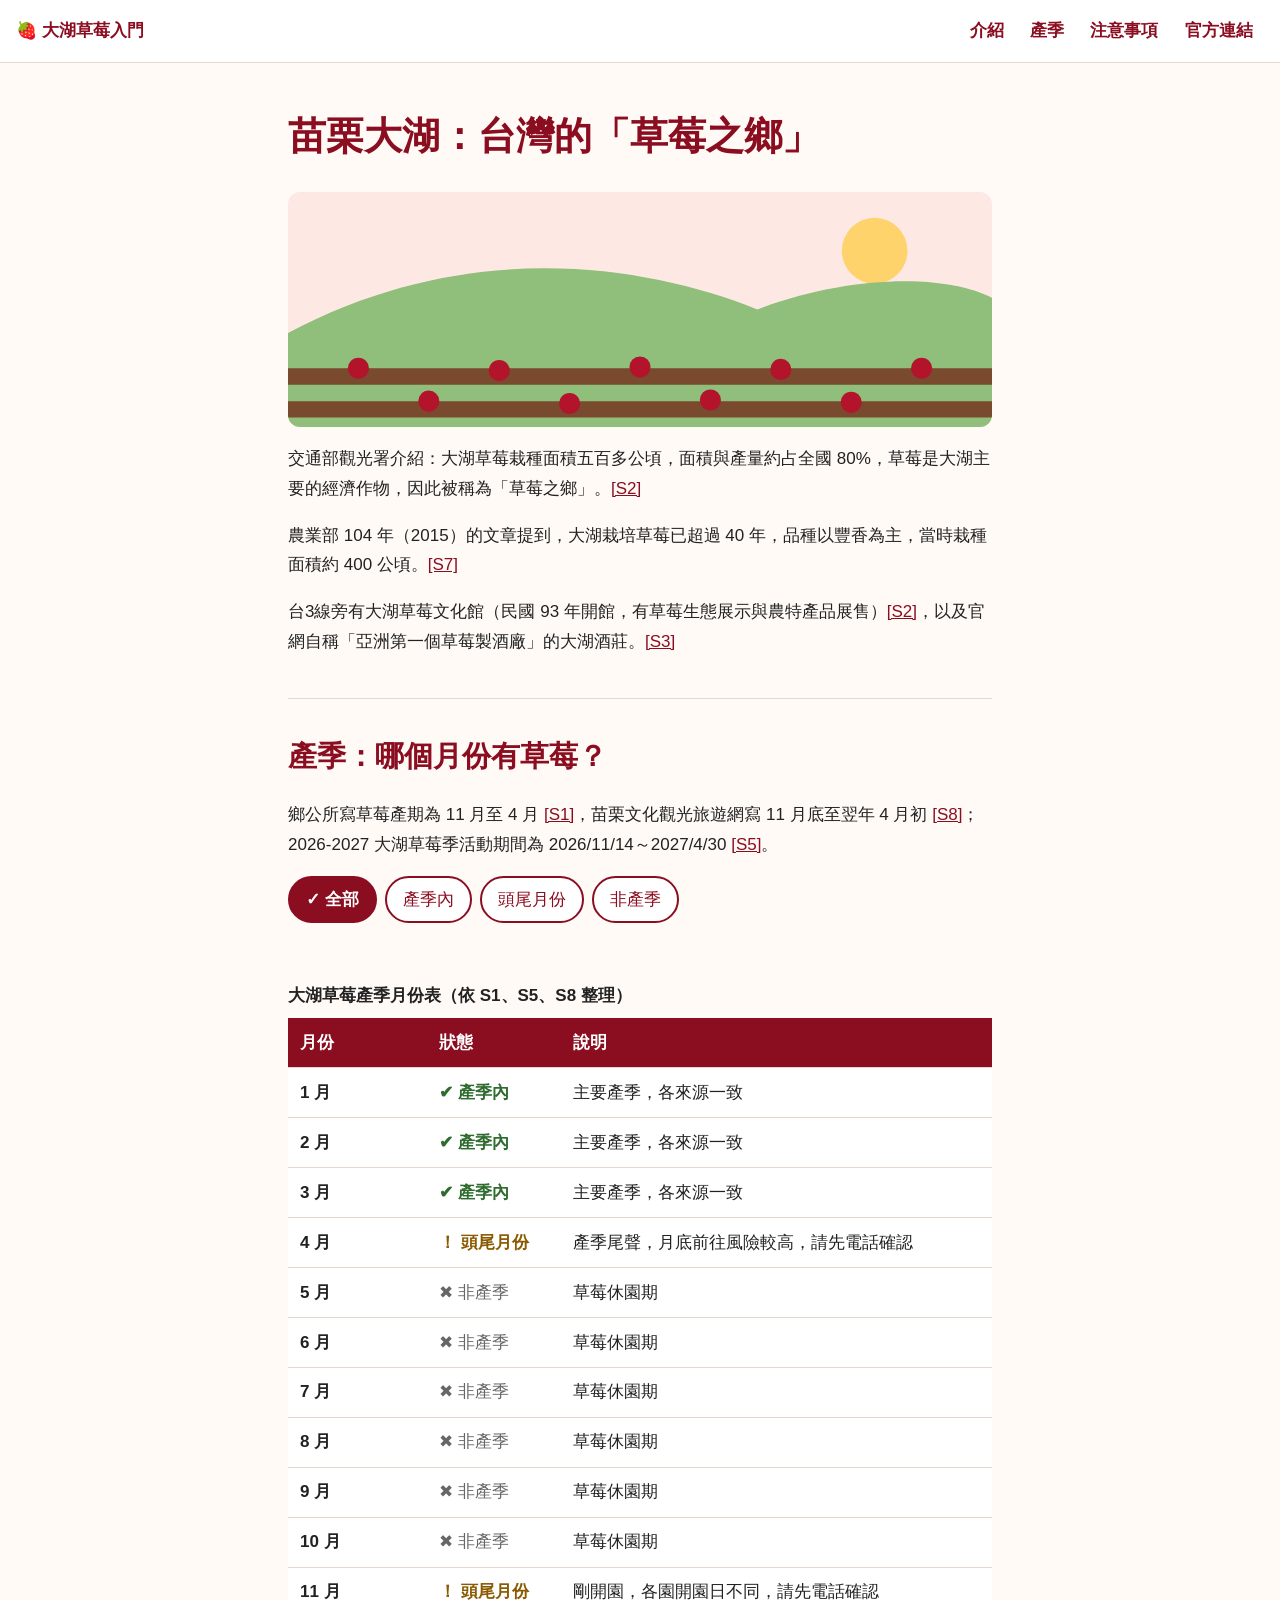
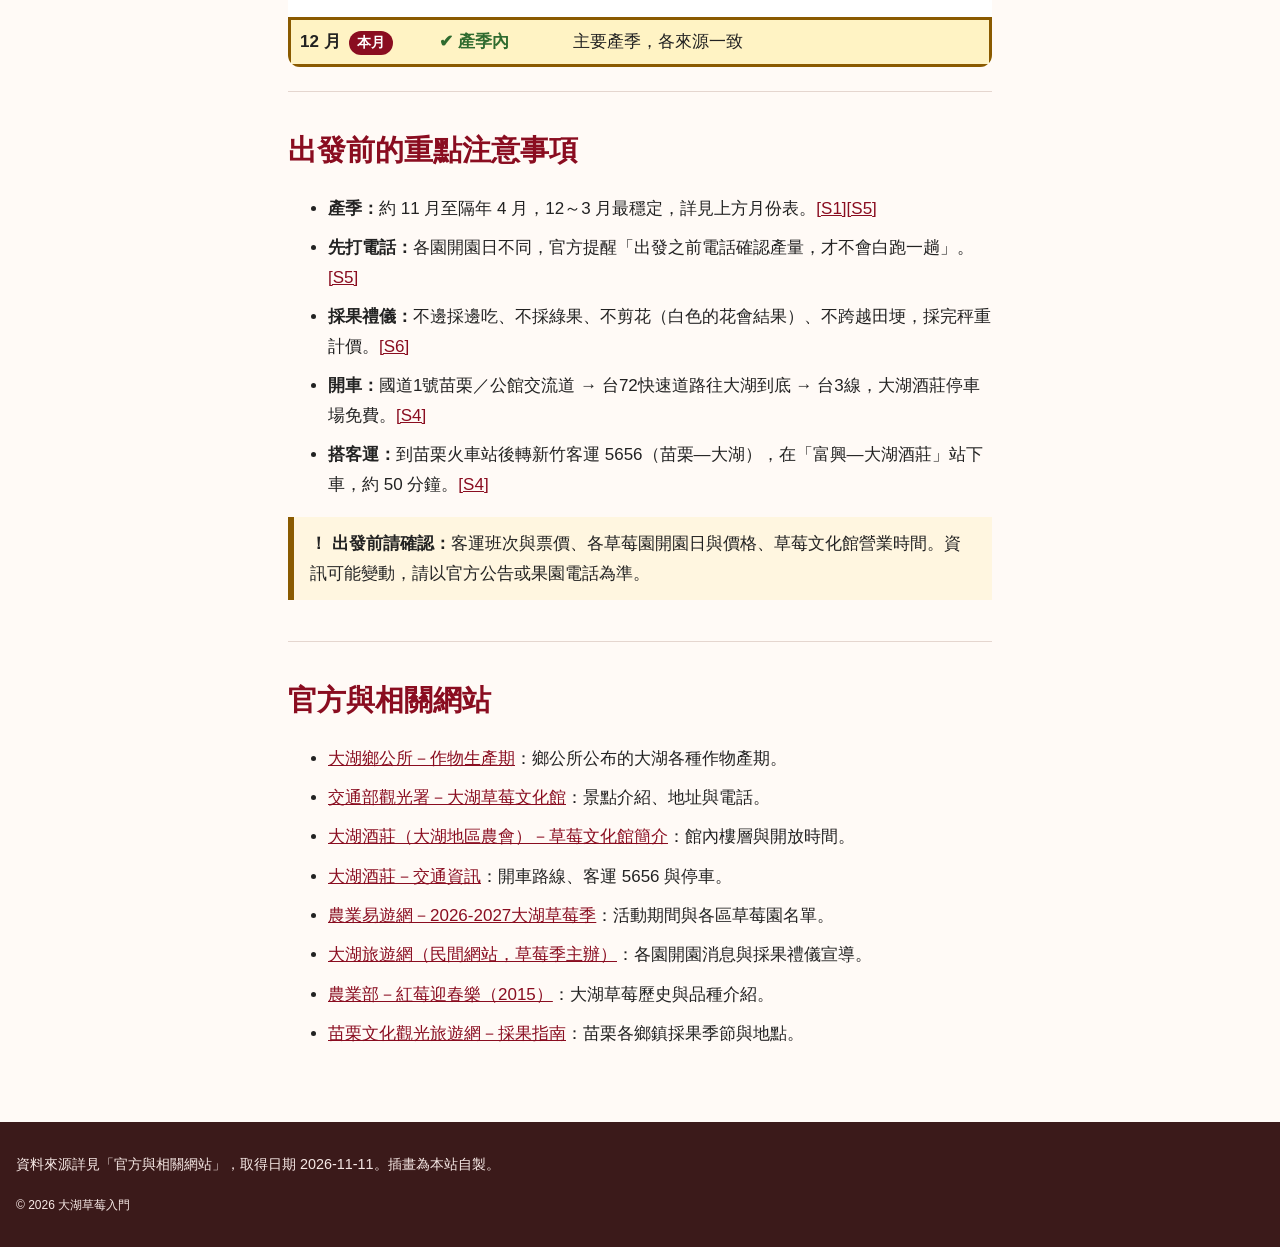
<file: index.html>
<!DOCTYPE html>
<html lang="zh-Hant-TW">
<head>
  <meta charset="UTF-8">
  <meta name="viewport" content="width=device-width, initial-scale=1">
  <title>大湖草莓入門｜苗栗縣大湖鄉</title>
  <meta name="description" content="苗栗大湖草莓簡介、產季月份表、採果注意事項與官方網站連結。">
  <link rel="icon" href="data:,">
  <link rel="stylesheet" href="style.css">
  <script src="script.js" defer></script>
</head>
<body>
  <a class="skip" href="#main">跳到主要內容</a>
  <header>
    <p class="brand"><span aria-hidden="true">🍓</span> 大湖草莓入門</p>
    <nav aria-label="主要導覽">
      <a href="#intro">介紹</a>
      <a href="#season">產季</a>
      <a href="#tips">注意事項</a>
      <a href="#links">官方連結</a>
    </nav>
  </header>

  <main id="main" tabindex="-1">
    <!-- 一、介紹 -->
    <section id="intro" class="hero">
      <h1>苗栗大湖：台灣的「草莓之鄉」</h1>
      <img src="images/hero.svg" alt="自製插畫：遠方山丘與太陽下，一排排紅色草莓長在田裡" width="600" height="200">
      <p>交通部觀光署介紹：大湖草莓栽種面積五百多公頃，面積與產量約占全國 80%，草莓是大湖主要的經濟作物，因此被稱為「草莓之鄉」。<a href="#S2">[S2]</a></p>
      <p>農業部 104 年（2015）的文章提到，大湖栽培草莓已超過 40 年，品種以豐香為主，當時栽種面積約 400 公頃。<a href="#S7">[S7]</a></p>
      <p>台3線旁有大湖草莓文化館（民國 93 年開館，有草莓生態展示與農特產品展售）<a href="#S2">[S2]</a>，以及官網自稱「亞洲第一個草莓製酒廠」的大湖酒莊。<a href="#S3">[S3]</a></p>
    </section>

    <!-- 二、產季月份表（JS：標出「本月」＋依狀態篩選） -->
    <section id="season">
      <h2>產季：哪個月份有草莓？</h2>
      <p>鄉公所寫草莓產期為 11 月至 4 月 <a href="#S1">[S1]</a>，苗栗文化觀光旅遊網寫 11 月底至翌年 4 月初 <a href="#S8">[S8]</a>；2026-2027 大湖草莓季活動期間為 2026/11/14～2027/4/30 <a href="#S5">[S5]</a>。</p>
      <!-- 篩選按鈕：預設 hidden，有 JS 才顯示；沒有 JS 時直接看完整月份表 -->
      <div id="filters" class="filters" role="group" aria-label="依產季狀態篩選月份" hidden>
        <button type="button" data-filter="all" aria-pressed="true">全部</button>
        <button type="button" data-filter="in" aria-pressed="false">產季內</button>
        <button type="button" data-filter="edge" aria-pressed="false">頭尾月份</button>
        <button type="button" data-filter="out" aria-pressed="false">非產季</button>
      </div>
      <p id="filter-result" class="result" aria-live="polite"></p>
      <div class="table-wrap">
      <table>
        <caption>大湖草莓產季月份表（依 S1、S5、S8 整理）</caption>
        <thead><tr><th scope="col">月份</th><th scope="col">狀態</th><th scope="col">說明</th></tr></thead>
        <tbody>
          <tr data-status="in" data-month="1"><th scope="row">1 月</th><td class="in">✔ 產季內</td><td>主要產季，各來源一致</td></tr>
          <tr data-status="in" data-month="2"><th scope="row">2 月</th><td class="in">✔ 產季內</td><td>主要產季，各來源一致</td></tr>
          <tr data-status="in" data-month="3"><th scope="row">3 月</th><td class="in">✔ 產季內</td><td>主要產季，各來源一致</td></tr>
          <tr data-status="edge" data-month="4"><th scope="row">4 月</th><td class="edge">！ 頭尾月份</td><td>產季尾聲，月底前往風險較高，請先電話確認</td></tr>
          <tr data-status="out" data-month="5"><th scope="row">5 月</th><td class="out">✖ 非產季</td><td>草莓休園期</td></tr>
          <tr data-status="out" data-month="6"><th scope="row">6 月</th><td class="out">✖ 非產季</td><td>草莓休園期</td></tr>
          <tr data-status="out" data-month="7"><th scope="row">7 月</th><td class="out">✖ 非產季</td><td>草莓休園期</td></tr>
          <tr data-status="out" data-month="8"><th scope="row">8 月</th><td class="out">✖ 非產季</td><td>草莓休園期</td></tr>
          <tr data-status="out" data-month="9"><th scope="row">9 月</th><td class="out">✖ 非產季</td><td>草莓休園期</td></tr>
          <tr data-status="out" data-month="10"><th scope="row">10 月</th><td class="out">✖ 非產季</td><td>草莓休園期</td></tr>
          <tr data-status="edge" data-month="11"><th scope="row">11 月</th><td class="edge">！ 頭尾月份</td><td>剛開園，各園開園日不同，請先電話確認</td></tr>
          <tr data-status="in" data-month="12"><th scope="row">12 月</th><td class="in">✔ 產季內</td><td>主要產季，各來源一致</td></tr>
        </tbody>
      </table>
      </div>
    </section>

    <!-- 三、重點注意事項 -->
    <section id="tips">
      <h2>出發前的重點注意事項</h2>
      <ul class="tips">
        <li><strong>產季：</strong>約 11 月至隔年 4 月，12～3 月最穩定，詳見上方月份表。<a href="#S1">[S1]</a><a href="#S5">[S5]</a></li>
        <li><strong>先打電話：</strong>各園開園日不同，官方提醒「出發之前電話確認產量，才不會白跑一趟」。<a href="#S5">[S5]</a></li>
        <li><strong>採果禮儀：</strong>不邊採邊吃、不採綠果、不剪花（白色的花會結果）、不跨越田埂，採完秤重計價。<a href="#S6">[S6]</a></li>
        <li><strong>開車：</strong>國道1號苗栗／公館交流道 → 台72快速道路往大湖到底 → 台3線，大湖酒莊停車場免費。<a href="#S4">[S4]</a></li>
        <li><strong>搭客運：</strong>到苗栗火車站後轉新竹客運 5656（苗栗—大湖），在「富興—大湖酒莊」站下車，約 50 分鐘。<a href="#S4">[S4]</a></li>
      </ul>
      <p class="note"><strong>！ 出發前請確認：</strong>客運班次與票價、各草莓園開園日與價格、草莓文化館營業時間。資訊可能變動，請以官方公告或果園電話為準。</p>
    </section>

    <!-- 四、官方網站連結 -->
    <section id="links">
      <h2>官方與相關網站</h2>
      <ul class="links">
        <li id="S1"><a href="https://www.dahu.gov.tw/cp.aspx?n=3243">大湖鄉公所－作物生產期</a>：鄉公所公布的大湖各種作物產期。</li>
        <li id="S2"><a href="https://www.tad.gov.tw/m1.aspx?id=A12-00257&amp;sNo=0001110">交通部觀光署－大湖草莓文化館</a>：景點介紹、地址與電話。</li>
        <li id="S3"><a href="https://www.dahufarm.org.tw/content/Dahu/intro.html">大湖酒莊（大湖地區農會）－草莓文化館簡介</a>：館內樓層與開放時間。</li>
        <li id="S4"><a href="https://www.dahufarm.org.tw/content/Dahu/contact.html">大湖酒莊－交通資訊</a>：開車路線、客運 5656 與停車。</li>
        <li id="S5"><a href="https://ezgo.ardswc.gov.tw/zh-tw/event/5519/">農業易遊網－2026-2027大湖草莓季</a>：活動期間與各區草莓園名單。</li>
        <li id="S6"><a href="https://www.dahu.com.tw/">大湖旅遊網（民間網站，草莓季主辦）</a>：各園開園消息與採果禮儀宣導。</li>
        <li id="S7"><a href="https://www.moa.gov.tw/ws.php?id=2502561">農業部－紅莓迎春樂（2015）</a>：大湖草莓歷史與品種介紹。</li>
        <li id="S8"><a href="https://www.miaolitravel.net/Article.aspx?sNo=03005164">苗栗文化觀光旅遊網－採果指南</a>：苗栗各鄉鎮採果季節與地點。</li>
      </ul>
    </section>
  </main>

  <footer>
    <p>資料來源詳見「官方與相關網站」，取得日期 2026-11-11。插畫為本站自製。</p>
    <p><small>© 2026 大湖草莓入門</small></p>
  </footer>
</body>
</html>
</file>
<file: style.css>
/* 配色：改這裡就能換整站顏色 */
:root { --red: #b3132b; --dark: #8a0d20; --bg: #fffaf6; --line: #e5d6cf; --focus: #1a4fd6; }

* { box-sizing: border-box; }
body {
  margin: 0; background: var(--bg); color: #222;
  font: 1.0625rem/1.75 "Noto Sans TC", "PingFang TC", "Microsoft JhengHei", sans-serif;
}
h1, h2 { color: var(--dark); line-height: 1.3; }
h1 { font-size: clamp(1.6rem, 5vw, 2.4rem); }
h2 { font-size: clamp(1.3rem, 4vw, 1.8rem); }
a { color: var(--dark); }

/* 可近用性：鍵盤焦點框、跳到主要內容 */
:focus-visible { outline: 3px solid var(--focus); outline-offset: 3px; }
.skip { position: absolute; left: 1rem; top: -4rem; padding: .5rem 1rem; background: var(--dark); color: #fff; }
.skip:focus { top: 1rem; }

/* 頁首與導覽：手機自動換行 */
header { background: #fff; border-bottom: 1px solid var(--line); padding: .5rem 1rem; }
.brand { margin: 0; font-weight: 700; color: var(--dark); }
nav { display: flex; flex-wrap: wrap; gap: .25rem; }
nav a { padding: .5rem .7rem; font-weight: 600; text-decoration: none; border-radius: 8px; }
nav a:hover { background: #fbe9e7; text-decoration: underline; }

/* 內容寬度與區塊 */
main { max-width: 46rem; margin: 0 auto; padding: 0 1rem 2rem; }
section { padding-top: 1rem; border-bottom: 1px solid var(--line); padding-bottom: 1.5rem; }
section:last-child { border-bottom: 0; }
.hero img { display: block; width: 100%; height: auto; border-radius: 12px; }
.tips li, .links li { margin-bottom: .6rem; }
.note { background: #fff6e0; border-left: 6px solid #8a5a00; padding: .75rem 1rem; }

/* 篩選按鈕：選中的按鈕加 ✓ 與實心底色，不只靠顏色 */
[hidden] { display: none !important; }
.filters { display: flex; flex-wrap: wrap; gap: .5rem; margin-top: 1rem; }
.filters button { font: inherit; min-height: 44px; padding: .4rem 1rem; border: 2px solid var(--dark); border-radius: 999px; background: #fff; color: var(--dark); cursor: pointer; }
.filters button[aria-pressed="true"] { background: var(--dark); color: #fff; font-weight: 700; }
.filters button[aria-pressed="true"]::before { content: "✓ "; }
.result { font-weight: 700; min-height: 1.75em; margin: .75rem 0 0; }

/* 產季月份表：狀態用「符號＋文字」，顏色只是輔助 */
.table-wrap { overflow-x: auto; }
table { width: 100%; border-collapse: collapse; background: #fff; margin-top: 1rem; border-radius: 12px; overflow: hidden; }
caption { text-align: left; font-weight: 700; padding-bottom: .5rem; }
th, td { border-bottom: 1px solid var(--line); padding: .6rem .75rem; text-align: left; }
thead th { background: var(--dark); color: #fff; }
tbody th, tbody td:nth-child(2) { white-space: nowrap; }
td.in { color: #2f6b2f; font-weight: 700; }
td.edge { color: #8a5a00; font-weight: 700; }
td.out { color: #666; }
tr.now { background: #fff3c4; outline: 3px solid #8a5a00; outline-offset: -3px; }
.badge { display: inline-block; margin-left: .25rem; padding: 0 .5rem; border-radius: 999px; background: var(--dark); color: #fff; font-size: .85rem; }

footer { background: #3b1a1a; color: #f7e9e6; padding: 1rem; font-size: .9rem; overflow-wrap: anywhere; }

/* 桌機：導覽和網站名稱排成一列 */
@media (min-width: 768px) {
  header { display: flex; justify-content: space-between; align-items: center; }
}
</file>
